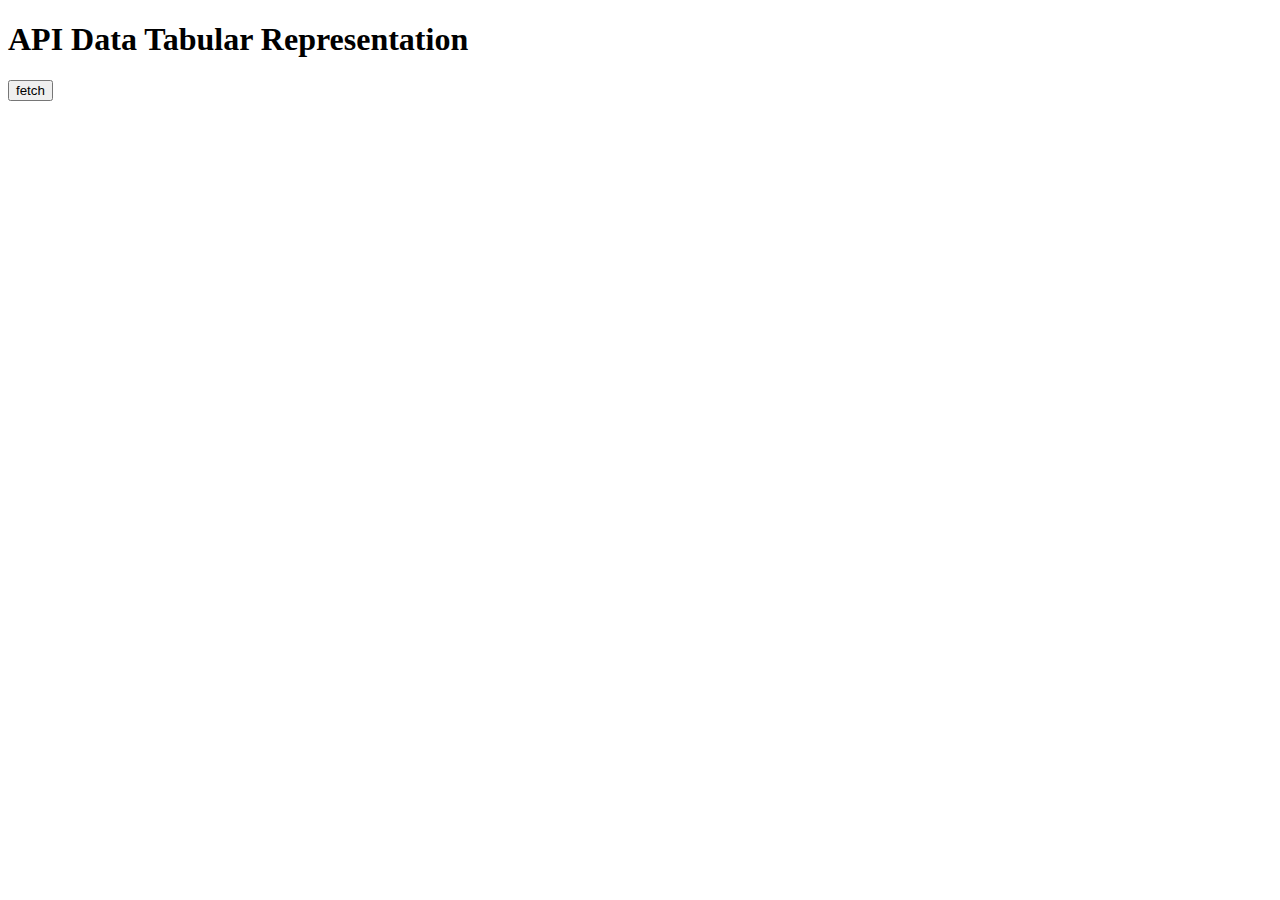
<file: API/index.html>
<!DOCTYPE html>
<html lang="en">
<head>
    <meta charset="UTF-8">
    <meta http-equiv="X-UA-Compatible" content="IE=edge">
    <meta name="viewport" content="width=device-width, initial-scale=1.0">
    <title>API Data Tabular Representation</title>
    <link href="style.css" rel="stylesheet" type="text/css">
</head>

<body>
    <h1 class="text-center">API Data Tabular Representation</h1>    
    <button onclick="func()">fetch</button>
    <div class="container">
      <table>  
        <thead id="apitable"></thead>
        <tbody id="tablebody"></tbody>
      </table>
    </div>
    
    <script src="api1.js"></script>

</body>
</html>
</file>
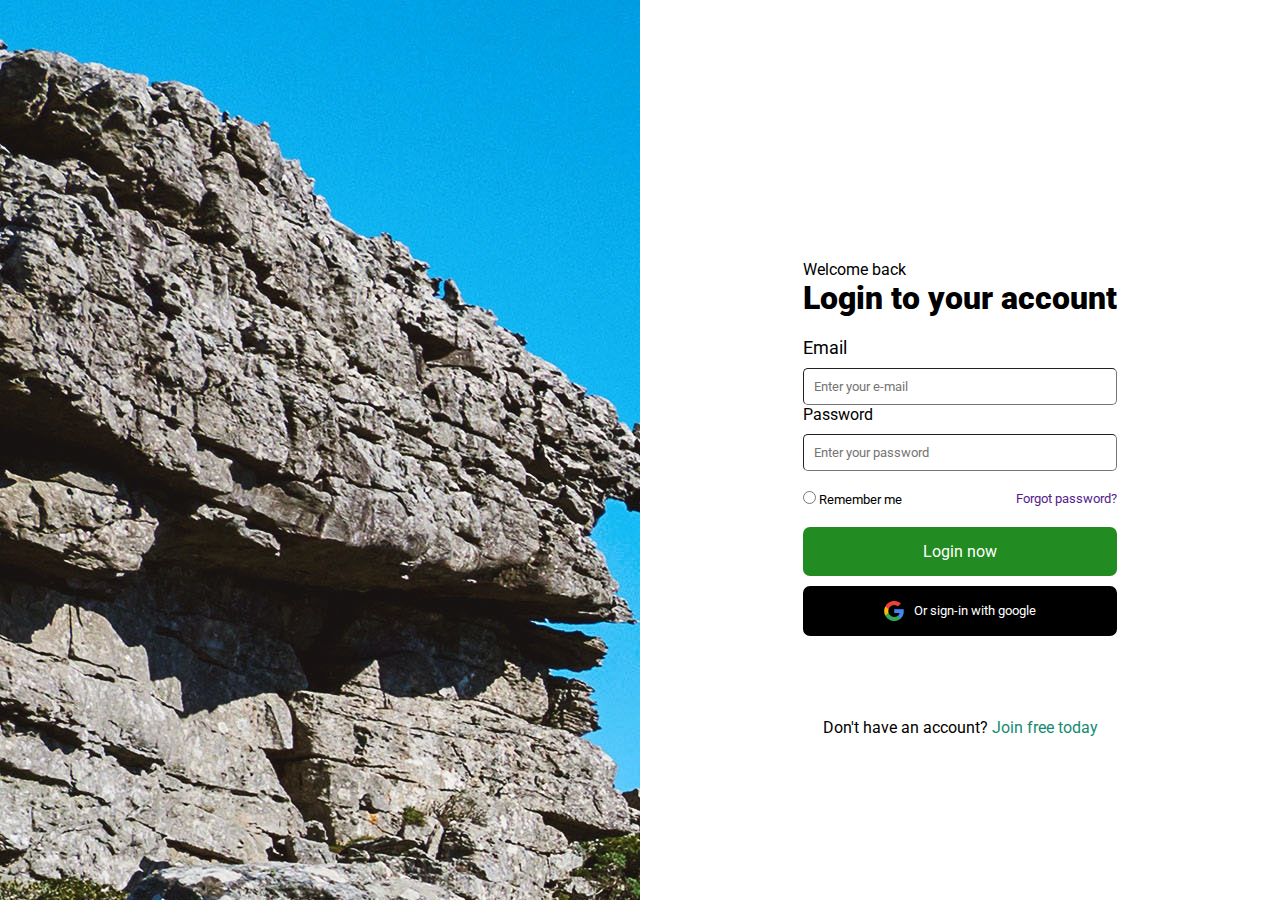
<file: Website/Website.html>
<!DOCTYPE html>
<html lang="en">
<head>
    <meta charset="UTF-8">
    <meta http-equiv="X-UA-Compatible" content="IE=edge">
    <meta name="viewport" content="width=device-width, initial-scale=1.0">
    <title>Login Page</title>
    <link rel="stylesheet" href="style.css" type="text/css">
    <link rel="preconnect" href="https://fonts.googleapis.com">
    <link rel="preconnect" href="https://fonts.gstatic.com" crossorigin>
    <link href="https://fonts.googleapis.com/css2?family=Josefin+Sans:wght@500&family=Roboto:wght@500&display=swap" rel="stylesheet">
</head>

<body>
    
    <!--Main Conatiner  -->
    <div class="main">

        <!-- Left Container -->
        <div class="container">       
                <!-- image -->
                <div class="wrapper">
                    <div class="image"></div>
                </div>        
        </div>

        <!-- Right container -->
        <div class="container" id="right">
                
                <!-- small container -->
                <div class="small">
                    <p>Welcome back</p>
                    <h1 id="Login"><b>Login to your account</b></h1>
                     

                    <!-- Form -->
                    <form name="Myform">
                        <label id="lab">Email</label><br>
                        <input class="inp" id="em" type="email" name="Email-Id" placeholder="Enter your e-mail" value="">
                        <span id="Message1"></span><br>                                             

                        <label class="lab">Password</label><br>
                        <input class="inp" id="pw" type="password" name="Password" placeholder="Enter your password" value=""><br>
                        
                        <!-- Error Message-->
                        <span id="Message2"></span>
                    </form>
                

                    <!-- mid container -->
                    <div class="mid">
                        <div class="radio">
                            <input type="radio" name="remember">
                            <label for="remember">Remember me</label>
                        </div>
                        

                        <div class="anchor">
                            <a id="anchor" href="">Forgot password?</a>
                        </div>
                    </div>


                    <!-- Buttons -->
                    <div>
                        <button class="btn1" id="btn" type="submit" value="Submit" onclick="func()">Login now</button><br>
                        <button class="btn2"><img id="logo"  src="logo.png">Or sign-in with google</button>
                    </div> 

                </div>
           
                <div class="footer">
                    <footer>Don't have an account? <a class="m1" id="anchor" href="">Join free today</a></footer>
                </div>    

        </div>

    </div>
</body>

<script src="validation.js"></script>

</html>
</file>
<file: API/style.css>
table, th, td{
    border: 1px solid black;
    border-collapse: collapse;
    }
</file>
<file: Website/style.css>
*{
    margin: 0;
    padding: 0;
    font-family: 'Josefin Sans', sans-serif;
    font-family: 'Roboto', sans-serif;
}

.main{
    display: flex;
}

.container{
    flex: 50%;
    overflow: hidden;
}    

.wrapper{
    width: 50vw;
    height: 100vh;
}

.image{
    background-image: url("cliff.jpg");
    width:100%;
    height: 100%;
}

#right{
    display: flex;
    justify-content: center;
    align-items: center;
}

.small{
    position: absolute;
}

#logo{
    margin-right: 10px;
}

#Login{
    margin-bottom: 20px;
}

.mid{
    margin: 10px 0px 10px 0px;
    display:flex;
    justify-content: space-between;
    font-size:small;
}

.btn1{
    width: 100%;
    margin: 10px 0px 5px 0px;
    padding: 15px 5px 15px 5px;
    background-color: forestgreen;
    border-radius: 7px;
    border: none;
    color: white;
    font-size: medium;
}

.btn2{
    width: 100%;
    margin: 5px 0px 5px 0px;
    padding: 15px;
    background-color: black;
    border-radius: 7px;
    border: none;
    color: white;
    display:flex;
    align-items: center;
    justify-content: center;
}

#anchor{
    text-decoration: none;
}

.m1{
    color: rgb(21, 138, 113);
}

.footer{
    text-align: center;
    margin-top: 555px;
}

#innerfooter{
    align-items: center;
    justify-content: center;
}

.inp{
    width: 93%;
    padding: 10px 10px 10px 10px;
    margin: 10px 0px 0px 0px;
    border-radius: 5px;
    border-width: 1px;
}

#pw{
    margin-bottom: 10px;
}

#lab{
    font-size: large;
}


@media screen and (max-width: 280px) {

    .main{
        display: flex;
        flex-direction: column;
    }

    .wrapper{
        width: 100%;
        height: 30vh;
    }

    .image{
        width: 100%;
        height: 100%;   
        object-fit: contain;
    }

    .small{
        width: 90%;
    }
    
    #Login{
        margin-bottom: 5px;
        font-size: 4vh;
    }
    
}


@media screen and (max-width: 540px) {

    .main{
        flex-direction: column;
        display: flex;
    }

    .wrapper{
        width: 100%;
        height: 30vh;
    }

    .image{
        width: 100%;
        height: 100%;   
        object-fit:contain;
    }

    .small{
        margin-bottom: 10px;
    }

    .footer{
        margin-top: 435px;
    }
}
</file>
